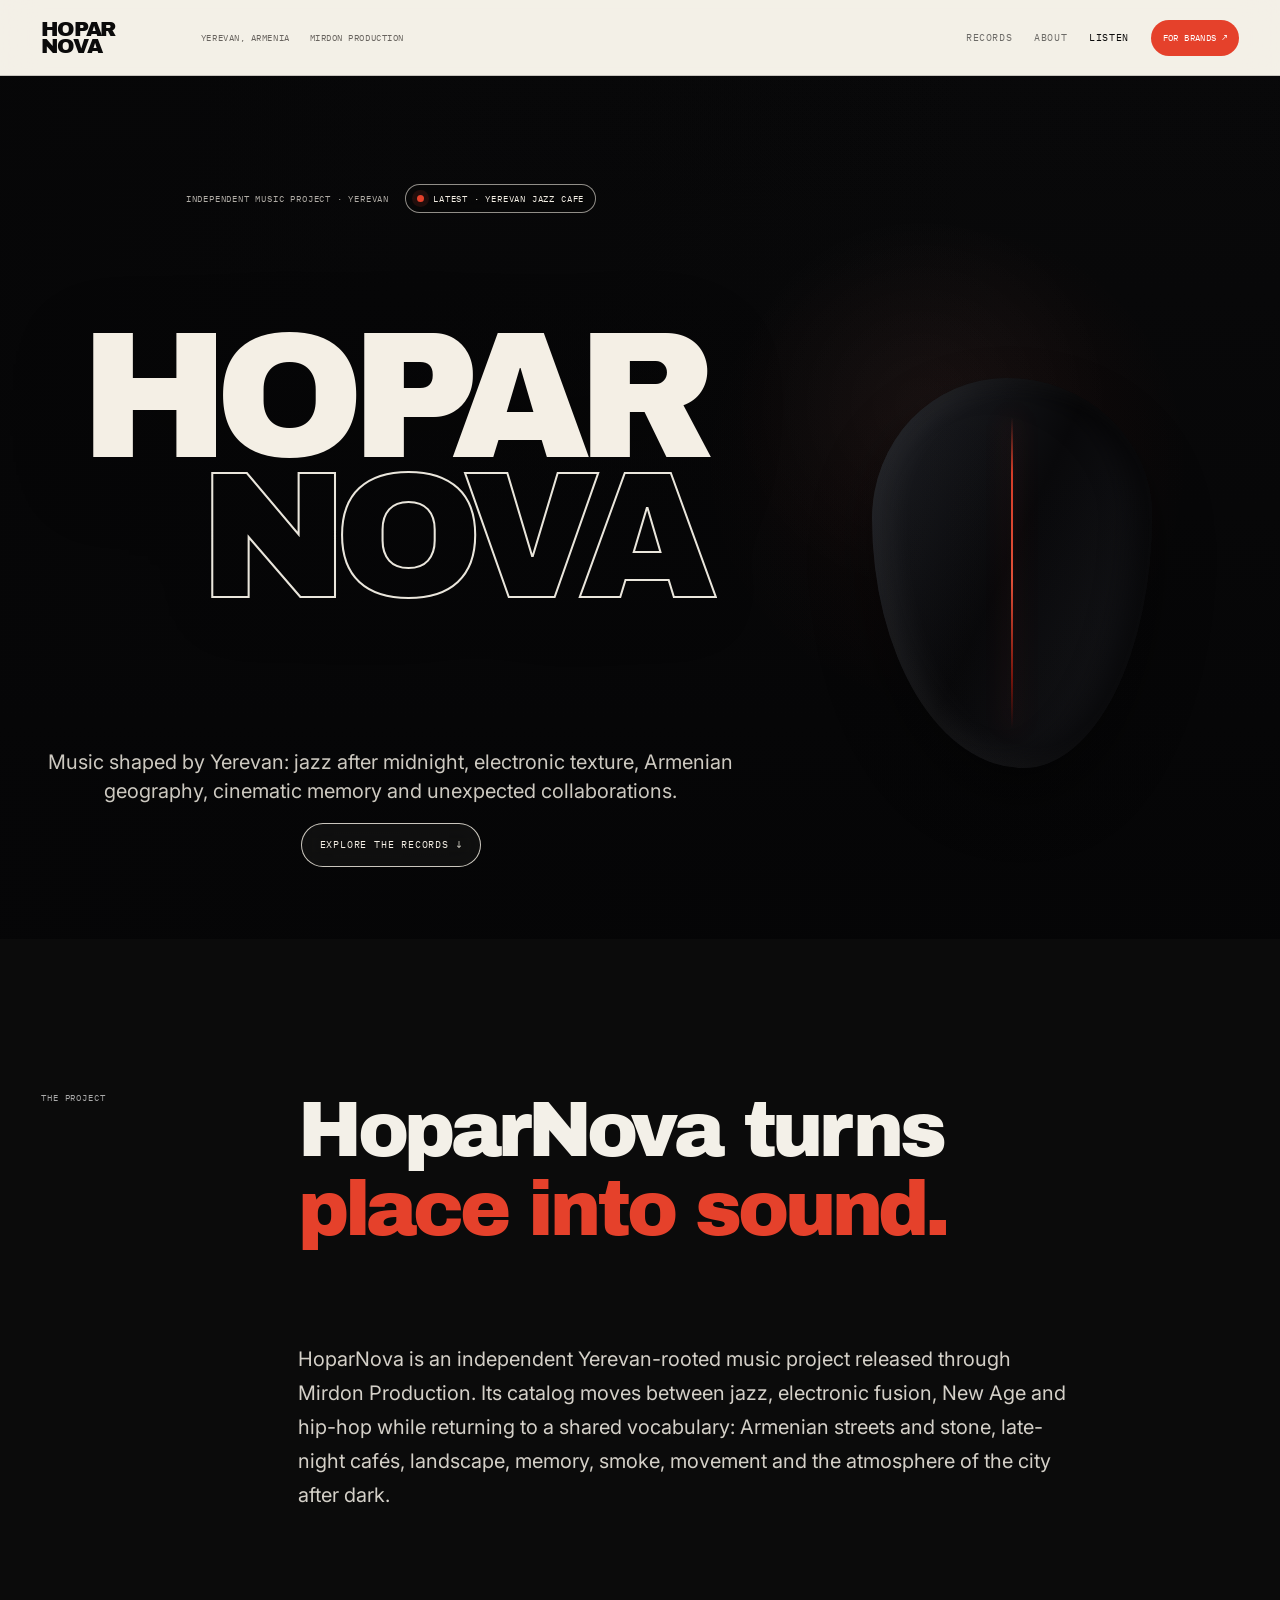
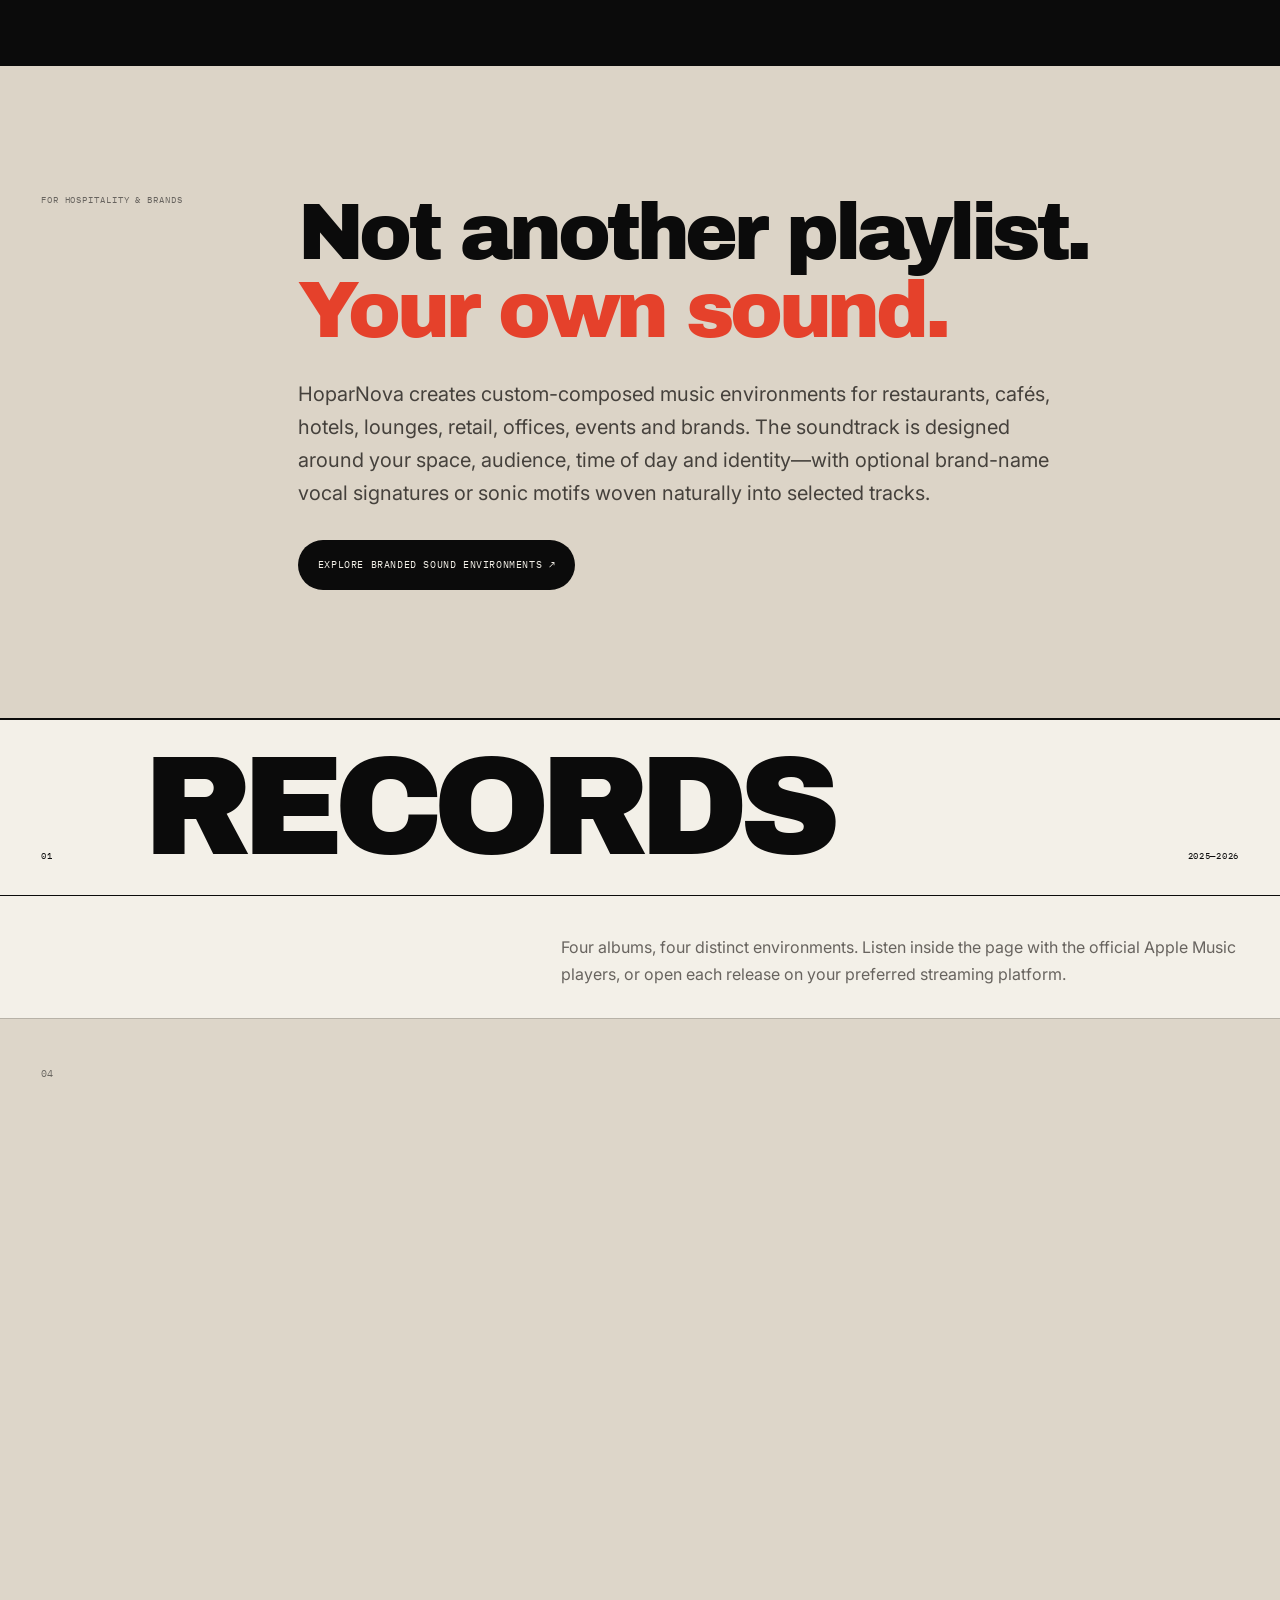
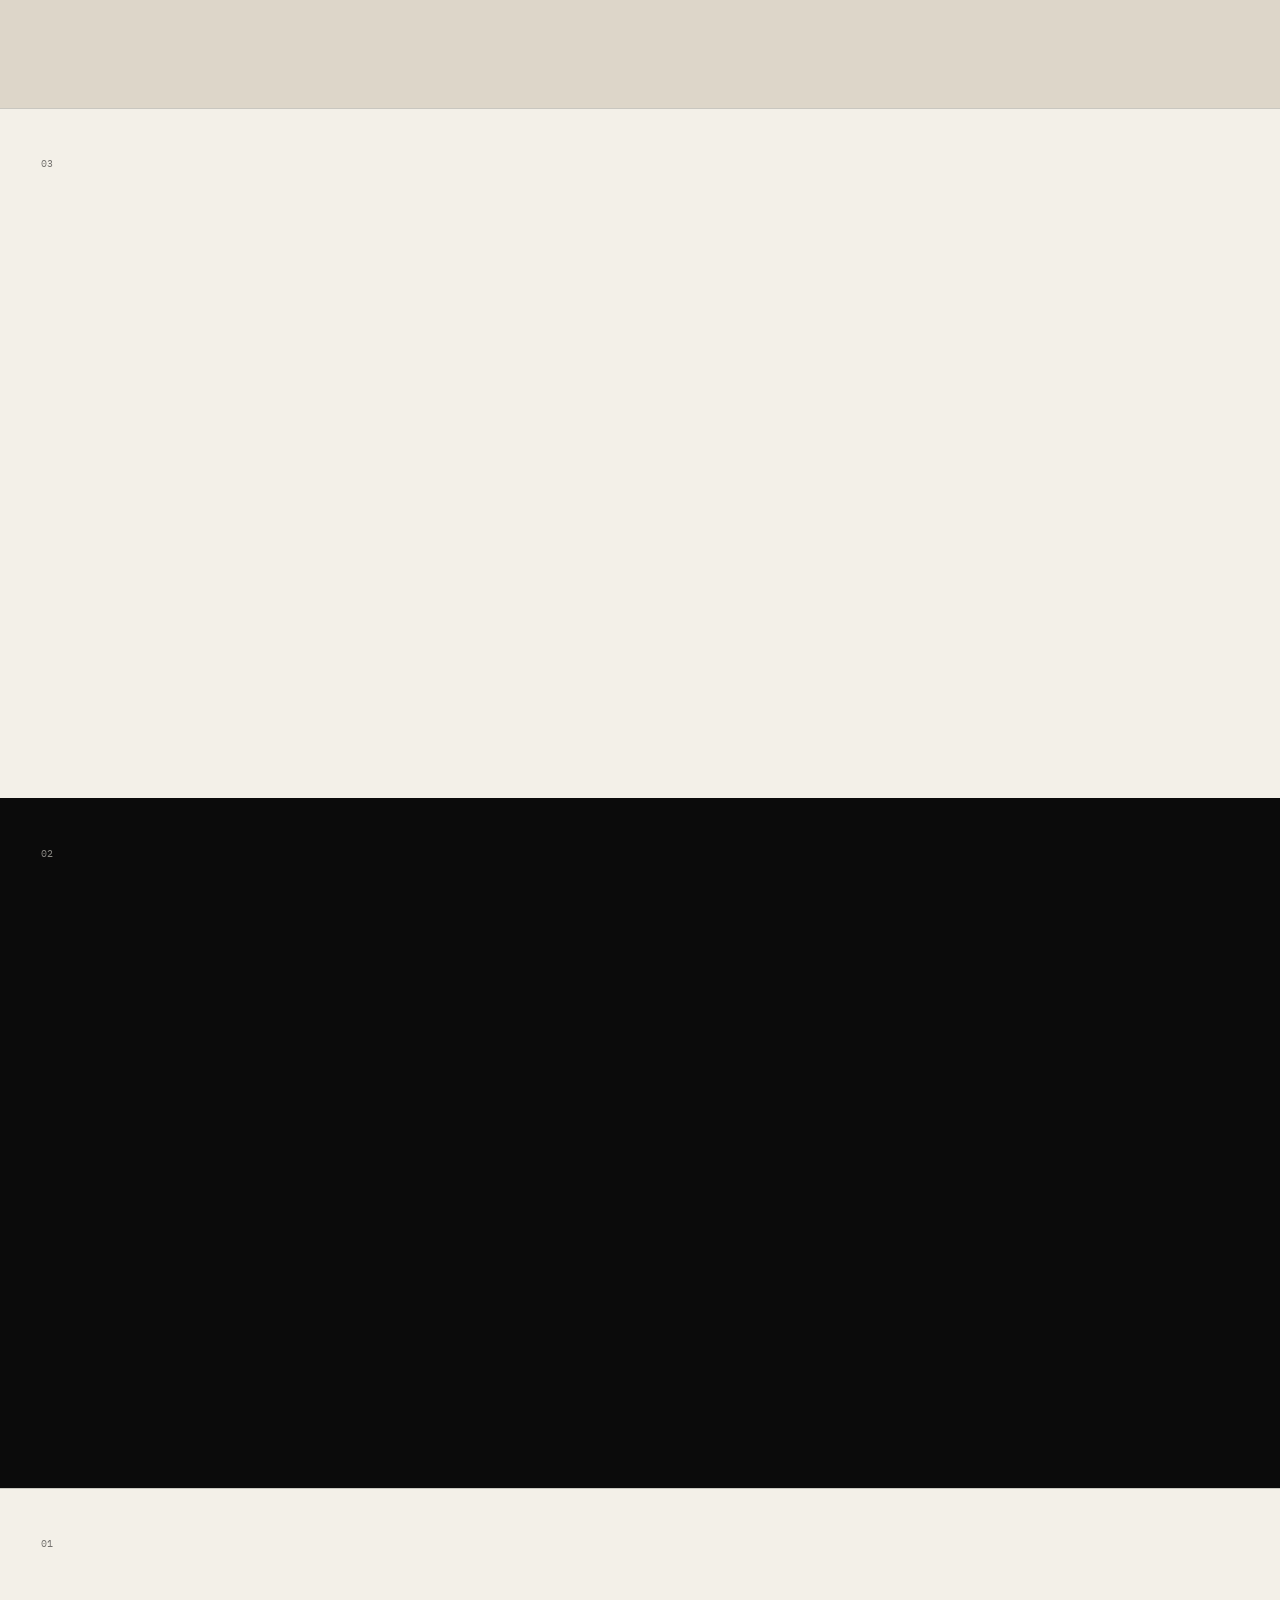
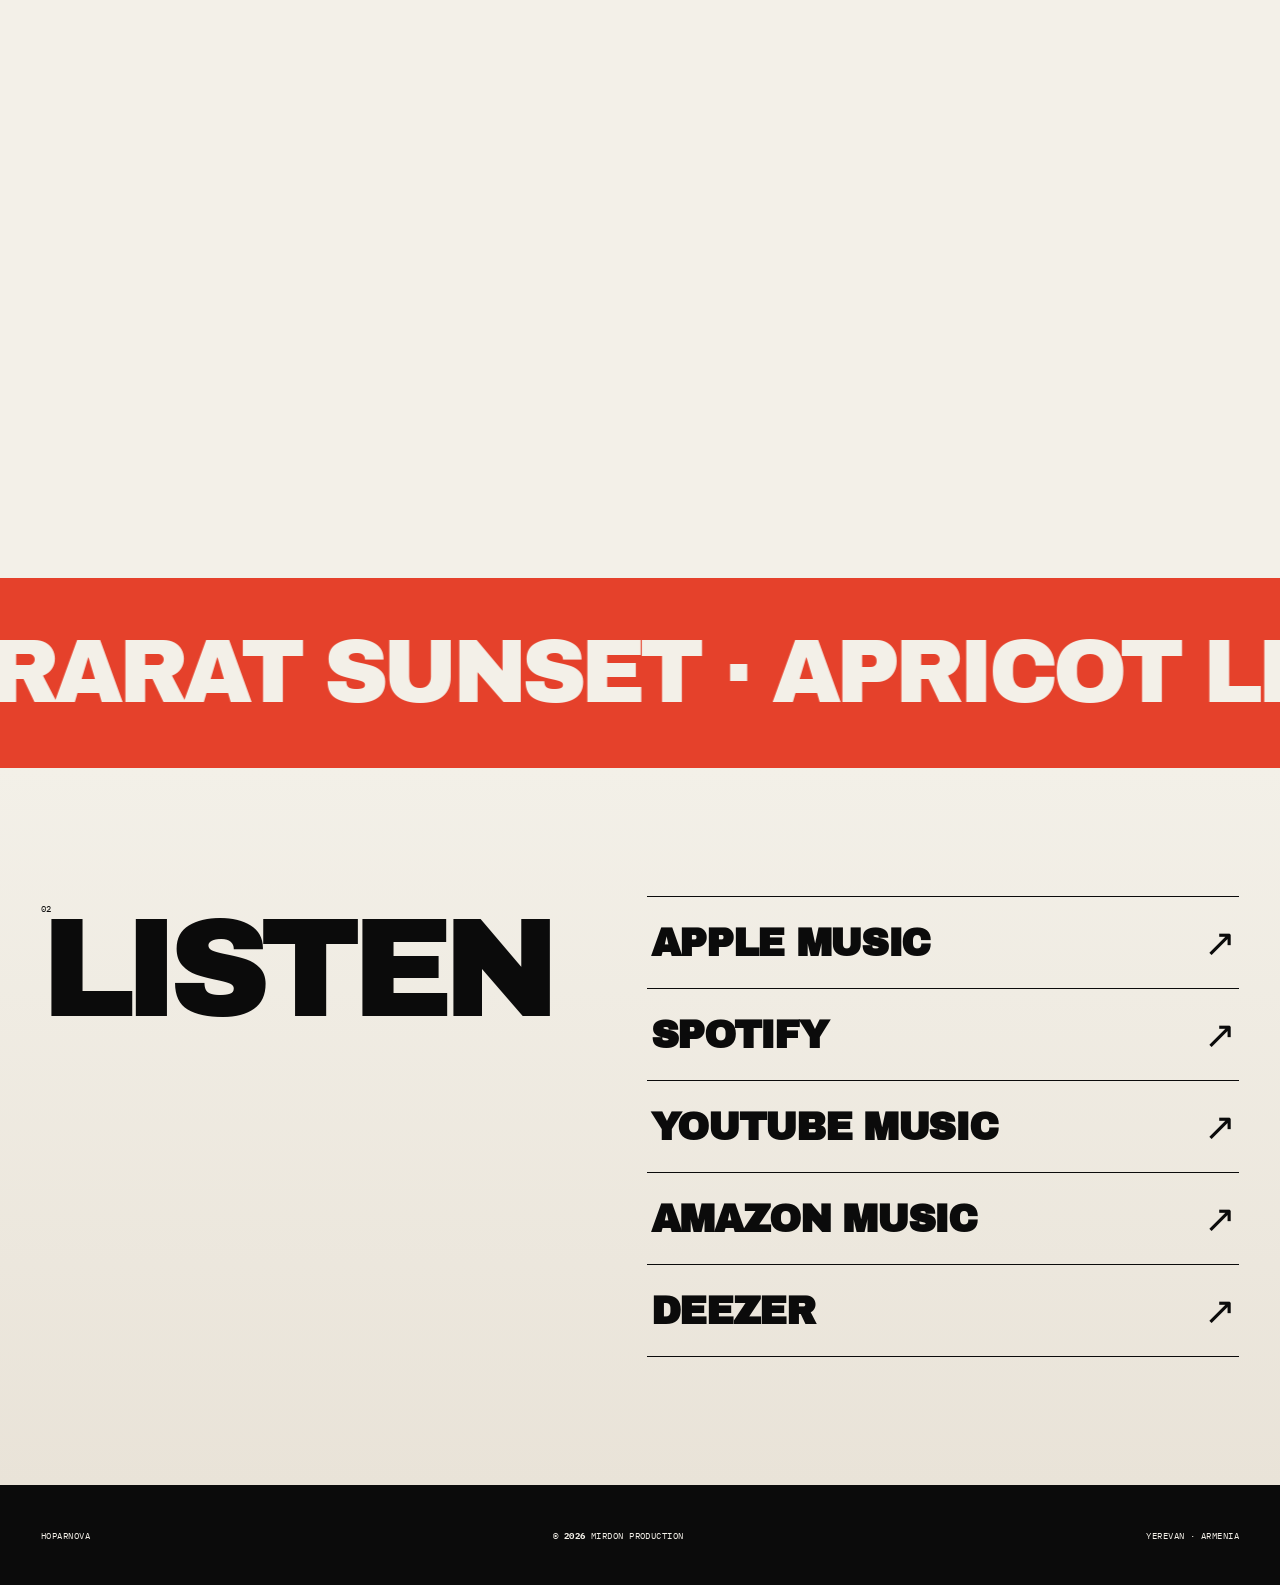
<file: index.html>
<!doctype html>
<html lang="en">
<head>
  <meta charset="utf-8" />
  <meta name="viewport" content="width=device-width,initial-scale=1,viewport-fit=cover" />
  <title>HoparNova — Yerevan Jazz, Electronic Fusion & Armenian Sound</title>
  <meta name="description" content="HoparNova is a Yerevan music project blending jazz, electronic fusion, Armenian memory and cinematic atmosphere. Explore the albums and branded sound environments for hospitality and brands." />
  <meta name="robots" content="index,follow,max-image-preview:large" />
  <meta name="theme-color" content="#f3f0e8" />
  <meta name="color-scheme" content="light" />
  <link rel="canonical" href="https://hoparnova.com/" />
  <link rel="icon" href="/favicon.svg" type="image/svg+xml" />
  <meta property="og:type" content="music.musician" />
  <meta property="og:site_name" content="HoparNova" />
  <meta property="og:title" content="HoparNova — Music from Yerevan" />
  <meta property="og:description" content="Jazz, electronic fusion, Armenian memory, cinematic atmosphere and custom branded sound environments from Yerevan." />
  <meta property="og:url" content="https://hoparnova.com/" />
  <meta name="twitter:card" content="summary" />
  <meta name="twitter:title" content="HoparNova — Music from Yerevan" />
  <meta name="twitter:description" content="Explore HoparNova's Yerevan-rooted catalog and custom music environments for hospitality and brands." />
  <link rel="preconnect" href="https://fonts.googleapis.com" />
  <link rel="preconnect" href="https://fonts.gstatic.com" crossorigin />
  <link href="https://fonts.googleapis.com/css2?family=Archivo+Black&family=IBM+Plex+Mono:wght@400;500&family=Inter:wght@400;500;600&display=swap" rel="stylesheet" />
  <link rel="stylesheet" href="hoparnova-v10.css?v=10" />
  <link rel="stylesheet" href="brand-link-hotfix.css?v=1" />
  <script type="application/ld+json">
  {
    "@context":"https://schema.org",
    "@type":"MusicGroup",
    "name":"HoparNova",
    "url":"https://hoparnova.com/",
    "description":"A Yerevan-rooted independent music project blending jazz, electronic fusion, Armenian memory, cinematic atmosphere and hip-hop collaborations.",
    "genre":["Jazz","Electronic fusion","New Age","Hip-Hop/Rap","Cinematic music"],
    "foundingLocation":{"@type":"City","name":"Yerevan","containedInPlace":{"@type":"Country","name":"Armenia"}},
    "sameAs":["https://music.apple.com/us/artist/hoparnova/1802256419","https://www.shazam.com/artist/hoparnova/1802256419"],
    "album":[
      {"@type":"MusicAlbum","name":"Yerevan Jazz Cafe (After Hours)","datePublished":"2026-06-30","numTracks":35,"url":"https://music.apple.com/us/album/yerevan-jazz-cafe-after-hours/6785843987"},
      {"@type":"MusicAlbum","name":"Hookah Time (feat. Malo Mnimo)","datePublished":"2025-09-27","numTracks":21,"url":"https://music.apple.com/us/album/hookah-time-feat-malo-mnimo/1842965548"},
      {"@type":"MusicAlbum","name":"Stoneborn","datePublished":"2025-06-01","numTracks":21,"url":"https://music.apple.com/us/album/stoneborn/1818005621"},
      {"@type":"MusicAlbum","name":"Yerevan Fusion Flow","datePublished":"2025-03-15","numTracks":21,"url":"https://music.apple.com/us/album/yerevan-fusion-flow/1802293847"}
    ]
  }
  </script>
</head>
<body>
  <a class="skip-link" href="#main">Skip to content</a>
  <div class="page-loader" aria-hidden="true"><span>HOPARNOVA</span></div>
  <div class="scroll-progress" aria-hidden="true"><span></span></div>

  <header class="nav-shell">
    <a class="logo" href="#top" aria-label="HoparNova home">HOPAR<br>NOVA</a>
    <div class="nav-meta"><span>YEREVAN, ARMENIA</span><span>MIRDON PRODUCTION</span></div>
    <nav aria-label="Primary navigation"><a href="#records">Records</a><a href="#about">About</a><a href="#listen">Listen</a><a class="brand-nav-cta" href="brand-sound.html">For Brands ↗</a></nav>
  </header>

  <main id="main">
    <section class="masthead" id="top" aria-labelledby="hero-title">
      <div class="hero-topline reveal">
        <span>INDEPENDENT MUSIC PROJECT · YEREVAN</span>
        <a class="latest-pill" href="#record-jazz">LATEST · YEREVAN JAZZ CAFE</a>
      </div>
      <div class="mast-copy">
        <h1 id="hero-title"><span>HOPAR</span><span class="outline">NOVA</span></h1>
      </div>
      <div class="hero-shape" aria-hidden="true"></div>
      <div class="mast-bottom reveal">
        <p>Music shaped by Yerevan: jazz after midnight, electronic texture, Armenian geography, cinematic memory and unexpected collaborations.</p>
        <a class="text-link" href="#records">Explore the records ↓</a>
      </div>
    </section>

    <section class="artist-intro" id="about" aria-labelledby="about-title">
      <div class="section-kicker reveal">THE PROJECT</div>
      <h2 id="about-title" class="reveal">HoparNova turns <em>place into sound.</em></h2>
      <div class="artist-copy reveal">HoparNova is an independent Yerevan-rooted music project released through Mirdon Production. Its catalog moves between jazz, electronic fusion, New Age and hip-hop while returning to a shared vocabulary: Armenian streets and stone, late-night cafés, landscape, memory, smoke, movement and the atmosphere of the city after dark.</div>
    </section>

    <section class="brand-home-teaser" aria-labelledby="brand-home-title">
      <div class="section-kicker reveal">FOR HOSPITALITY & BRANDS</div>
      <div class="brand-home-content reveal">
        <h2 id="brand-home-title">Not another playlist.<br><em>Your own sound.</em></h2>
        <p>HoparNova creates custom-composed music environments for restaurants, cafés, hotels, lounges, retail, offices, events and brands. The soundtrack is designed around your space, audience, time of day and identity—with optional brand-name vocal signatures or sonic motifs woven naturally into selected tracks.</p>
        <a class="brand-home-button" href="brand-sound.html">Explore Branded Sound Environments ↗</a>
      </div>
    </section>

    <section class="records" id="records" aria-labelledby="records-title">
      <div class="records-head reveal"><span>01</span><h2 id="records-title">RECORDS</h2><small>2025—2026</small></div>
      <p class="records-intro reveal">Four albums, four distinct environments. Listen inside the page with the official Apple Music players, or open each release on your preferred streaming platform.</p>

      <article class="record feature" id="record-jazz" data-record aria-labelledby="jazz-title">
        <div class="record-number">04</div>
        <div class="record-title"><span>2026 · LATEST</span><h3 id="jazz-title">YEREVAN<br>JAZZ CAFE</h3><em>(AFTER HOURS)</em></div>
        <div class="record-visual player-card"><iframe title="Yerevan Jazz Cafe (After Hours) by HoparNova on Apple Music" loading="lazy" allow="autoplay *; encrypted-media *; fullscreen *; clipboard-write" height="450" sandbox="allow-forms allow-popups allow-same-origin allow-scripts allow-top-navigation-by-user-activation" src="https://embed.music.apple.com/us/album/yerevan-jazz-cafe-after-hours/6785843987"></iframe></div>
        <div class="record-copy"><p>Late-night jazz for a city after closing time: coffee, rain, Ararat, Saryan Street, Northern Avenue and the quiet architecture of 2 AM.</p><span>35 TRACKS · JUN 30 2026</span><div class="platform-label">LISTEN ON</div><div class="platform-links" aria-label="Yerevan Jazz Cafe listening platforms"><a class="primary-platform" href="https://music.apple.com/us/album/yerevan-jazz-cafe-after-hours/6785843987" target="_blank" rel="noopener noreferrer">Apple Music ↗</a><a href="https://open.spotify.com/search/HoparNova%20Yerevan%20Jazz%20Cafe%20After%20Hours" target="_blank" rel="noopener noreferrer">Spotify ↗</a><a href="https://music.youtube.com/search?q=HoparNova%20Yerevan%20Jazz%20Cafe%20After%20Hours" target="_blank" rel="noopener noreferrer">YouTube Music ↗</a><a href="https://music.amazon.com/search/HoparNova%20Yerevan%20Jazz%20Cafe%20After%20Hours" target="_blank" rel="noopener noreferrer">Amazon Music ↗</a><a href="https://www.deezer.com/search/HoparNova%20Yerevan%20Jazz%20Cafe%20After%20Hours" target="_blank" rel="noopener noreferrer">Deezer ↗</a></div></div>
      </article>

      <article class="record" data-record aria-labelledby="hookah-title">
        <div class="record-number">03</div>
        <div class="record-title"><span>2025</span><h3 id="hookah-title">HOOKAH<br>TIME</h3><em>FEAT. MALO MNIMO</em></div>
        <div class="record-visual player-card"><iframe title="Hookah Time featuring Malo Mnimo by HoparNova on Apple Music" loading="lazy" allow="autoplay *; encrypted-media *; fullscreen *; clipboard-write" height="450" sandbox="allow-forms allow-popups allow-same-origin allow-scripts allow-top-navigation-by-user-activation" src="https://embed.music.apple.com/us/album/hookah-time-feat-malo-mnimo/1842965548"></iframe></div>
        <div class="record-copy"><p>A beat-driven turn into hip-hop and rap: compact tracks, smoke-room imagery, glow, ritual and night-mode rhythm with Malo Mnimo.</p><span>21 TRACKS · 48 MIN</span><div class="platform-label">LISTEN ON</div><div class="platform-links" aria-label="Hookah Time listening platforms"><a class="primary-platform" href="https://music.apple.com/us/album/hookah-time-feat-malo-mnimo/1842965548" target="_blank" rel="noopener noreferrer">Apple Music ↗</a><a href="https://open.spotify.com/search/HoparNova%20Hookah%20Time%20Malo%20Mnimo" target="_blank" rel="noopener noreferrer">Spotify ↗</a><a href="https://music.youtube.com/search?q=HoparNova%20Hookah%20Time%20Malo%20Mnimo" target="_blank" rel="noopener noreferrer">YouTube Music ↗</a><a href="https://music.amazon.com/albums/B0FSZTVXCY" target="_blank" rel="noopener noreferrer">Amazon Music ↗</a><a href="https://www.deezer.com/search/HoparNova%20Hookah%20Time%20Malo%20Mnimo" target="_blank" rel="noopener noreferrer">Deezer ↗</a></div></div>
      </article>

      <article class="record inverse" data-record aria-labelledby="stone-title">
        <div class="record-number">02</div>
        <div class="record-title"><span>2025</span><h3 id="stone-title">STONE<br>BORN</h3></div>
        <div class="record-visual player-card"><iframe title="Stoneborn by HoparNova on Apple Music" loading="lazy" allow="autoplay *; encrypted-media *; fullscreen *; clipboard-write" height="450" sandbox="allow-forms allow-popups allow-same-origin allow-scripts allow-top-navigation-by-user-activation" src="https://embed.music.apple.com/us/album/stoneborn/1818005621"></iframe></div>
        <div class="record-copy"><p>A cinematic memorial map of Armenian places—Ani, Mush, Van, Sasun, Aghtamar, Marash and more—reframed through atmosphere, elegy and memory.</p><span>21 TRACKS · 1H 6M</span><div class="platform-label">LISTEN ON</div><div class="platform-links" aria-label="Stoneborn listening platforms"><a class="primary-platform" href="https://music.apple.com/us/album/stoneborn/1818005621" target="_blank" rel="noopener noreferrer">Apple Music ↗</a><a href="https://open.spotify.com/search/HoparNova%20Stoneborn" target="_blank" rel="noopener noreferrer">Spotify ↗</a><a href="https://music.youtube.com/search?q=HoparNova%20Stoneborn" target="_blank" rel="noopener noreferrer">YouTube Music ↗</a><a href="https://music.amazon.com/search/HoparNova%20Stoneborn" target="_blank" rel="noopener noreferrer">Amazon Music ↗</a><a href="https://www.deezer.com/search/HoparNova%20Stoneborn" target="_blank" rel="noopener noreferrer">Deezer ↗</a></div></div>
      </article>

      <article class="record" data-record aria-labelledby="fusion-title">
        <div class="record-number">01</div>
        <div class="record-title"><span>2025 · DEBUT</span><h3 id="fusion-title">YEREVAN<br>FUSION FLOW</h3></div>
        <div class="record-visual player-card"><iframe title="Yerevan Fusion Flow by HoparNova on Apple Music" loading="lazy" allow="autoplay *; encrypted-media *; fullscreen *; clipboard-write" height="450" sandbox="allow-forms allow-popups allow-same-origin allow-scripts allow-top-navigation-by-user-activation" src="https://embed.music.apple.com/us/album/yerevan-fusion-flow/1802293847"></iframe></div>
        <div class="record-copy"><p>The foundation of HoparNova: jazz, electronic texture and Armenian melodic memory translated through Yerevan landmarks, lounges and sunset movement.</p><span>21 TRACKS · 1H 12M</span><div class="platform-label">LISTEN ON</div><div class="platform-links" aria-label="Yerevan Fusion Flow listening platforms"><a class="primary-platform" href="https://music.apple.com/us/album/yerevan-fusion-flow/1802293847" target="_blank" rel="noopener noreferrer">Apple Music ↗</a><a href="https://open.spotify.com/album/7mZl0spDm2aKMt4Zgu2kMl" target="_blank" rel="noopener noreferrer">Spotify ↗</a><a href="https://music.youtube.com/playlist?list=OLAK5uy_mv9F3VbVJj1Q1v0x9Y9Q4Z8Q9hJQcQ9Yw" target="_blank" rel="noopener noreferrer">YouTube Music ↗</a><a href="https://music.amazon.com/search/HoparNova%20Yerevan%20Fusion%20Flow" target="_blank" rel="noopener noreferrer">Amazon Music ↗</a><a href="https://www.deezer.com/album/727748031" target="_blank" rel="noopener noreferrer">Deezer ↗</a></div></div>
      </article>
    </section>

    <section class="interlude" aria-hidden="true"><div class="interlude-track"><p>ARARAT SUNSET · APRICOT LIGHT · NIGHT MODE · BALLAD OF SASUN · CASCADE AFTER HOURS · VERNISSAGE VIBE · SILK SMOKE · MOON OVER ARARAT · </p><p>ARARAT SUNSET · APRICOT LIGHT · NIGHT MODE · BALLAD OF SASUN · CASCADE AFTER HOURS · VERNISSAGE VIBE · SILK SMOKE · MOON OVER ARARAT · </p></div></section>

    <section class="listen" id="listen" aria-labelledby="listen-title">
      <div class="listen-head reveal"><span>02</span><h2 id="listen-title">LISTEN</h2></div>
      <div class="listen-grid reveal"><a href="https://music.apple.com/us/artist/hoparnova/1802256419" target="_blank" rel="noopener noreferrer"><b>APPLE MUSIC</b><span>↗</span></a><a href="https://open.spotify.com/search/HoparNova" target="_blank" rel="noopener noreferrer"><b>SPOTIFY</b><span>↗</span></a><a href="https://music.youtube.com/search?q=HoparNova" target="_blank" rel="noopener noreferrer"><b>YOUTUBE MUSIC</b><span>↗</span></a><a href="https://music.amazon.com/search/HoparNova" target="_blank" rel="noopener noreferrer"><b>AMAZON MUSIC</b><span>↗</span></a><a href="https://www.deezer.com/search/HoparNova" target="_blank" rel="noopener noreferrer"><b>DEEZER</b><span>↗</span></a></div>
    </section>
  </main>

  <footer><span>HOPARNOVA</span><span>© <b id="year"></b> MIRDON PRODUCTION</span><span>YEREVAN · ARMENIA</span></footer>
  <script defer src="hoparnova-v10.js?v=26"></script>
</body>
</html>
</file>
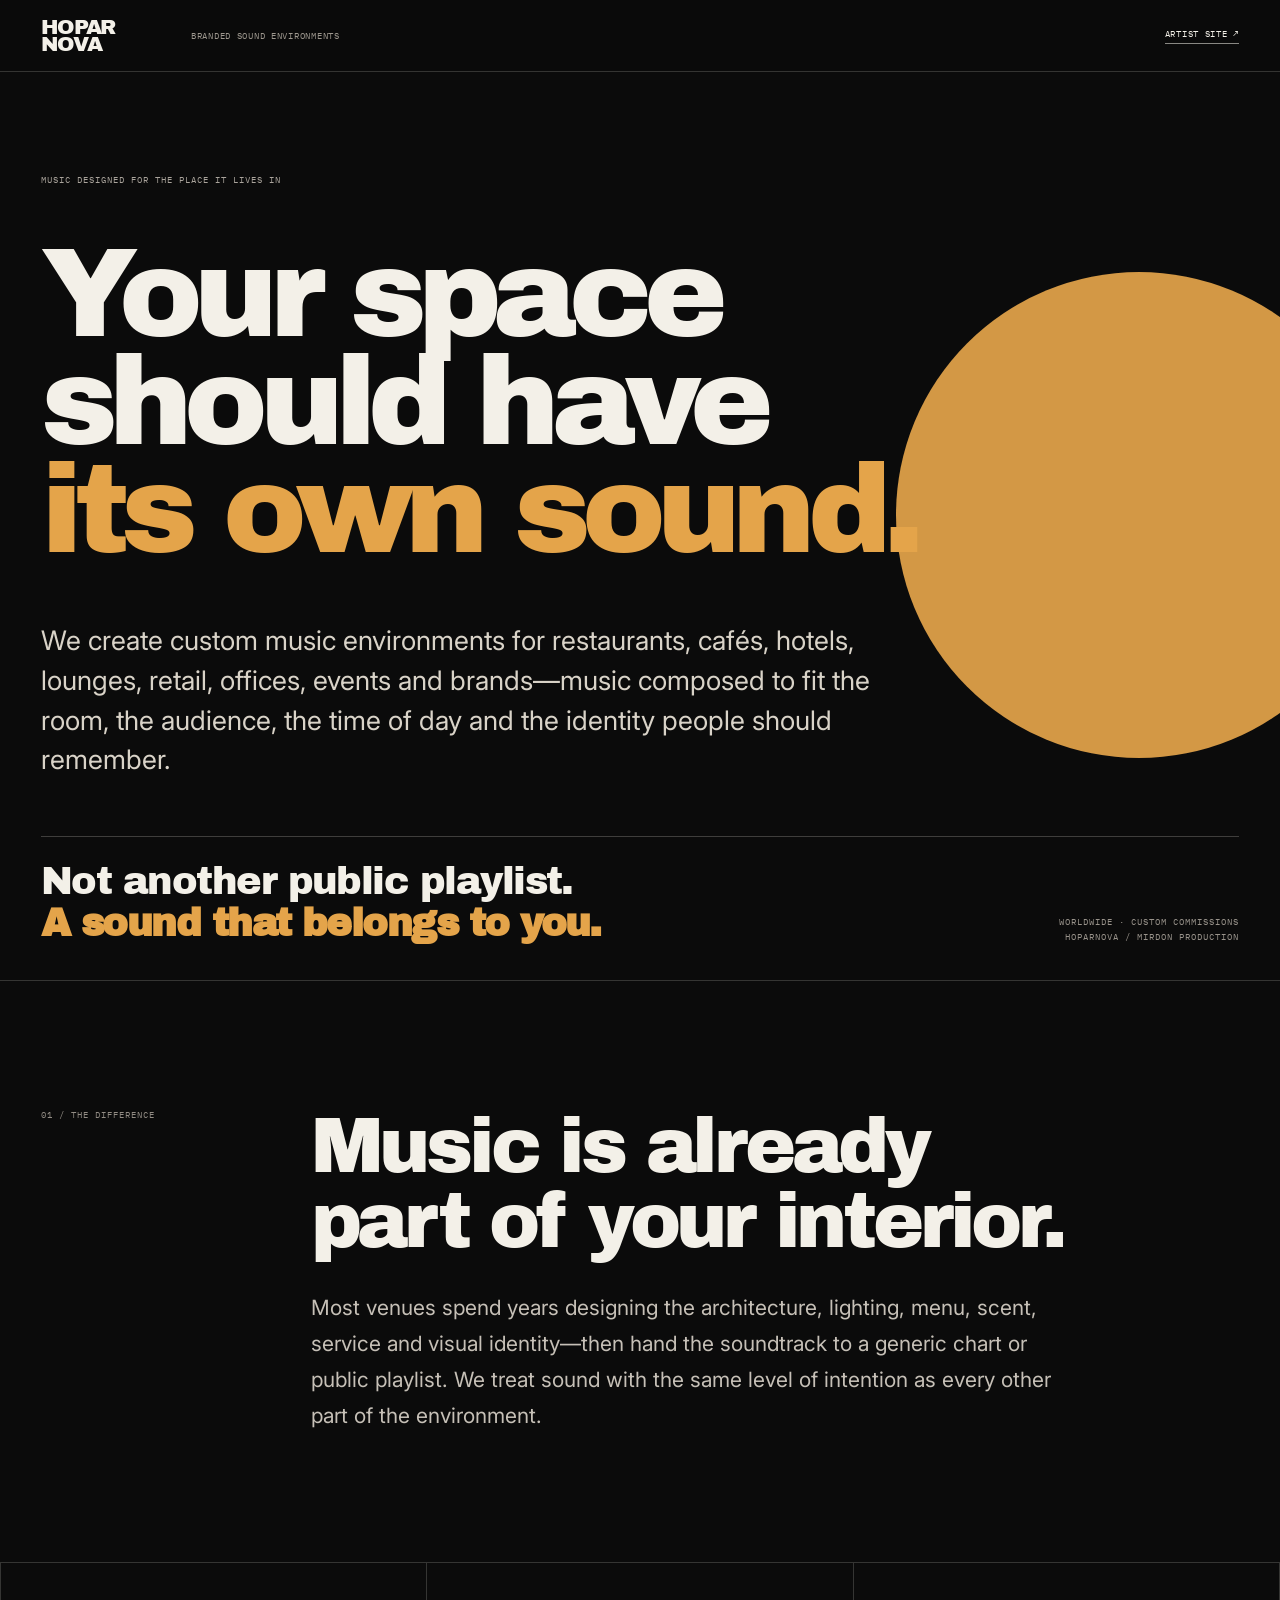
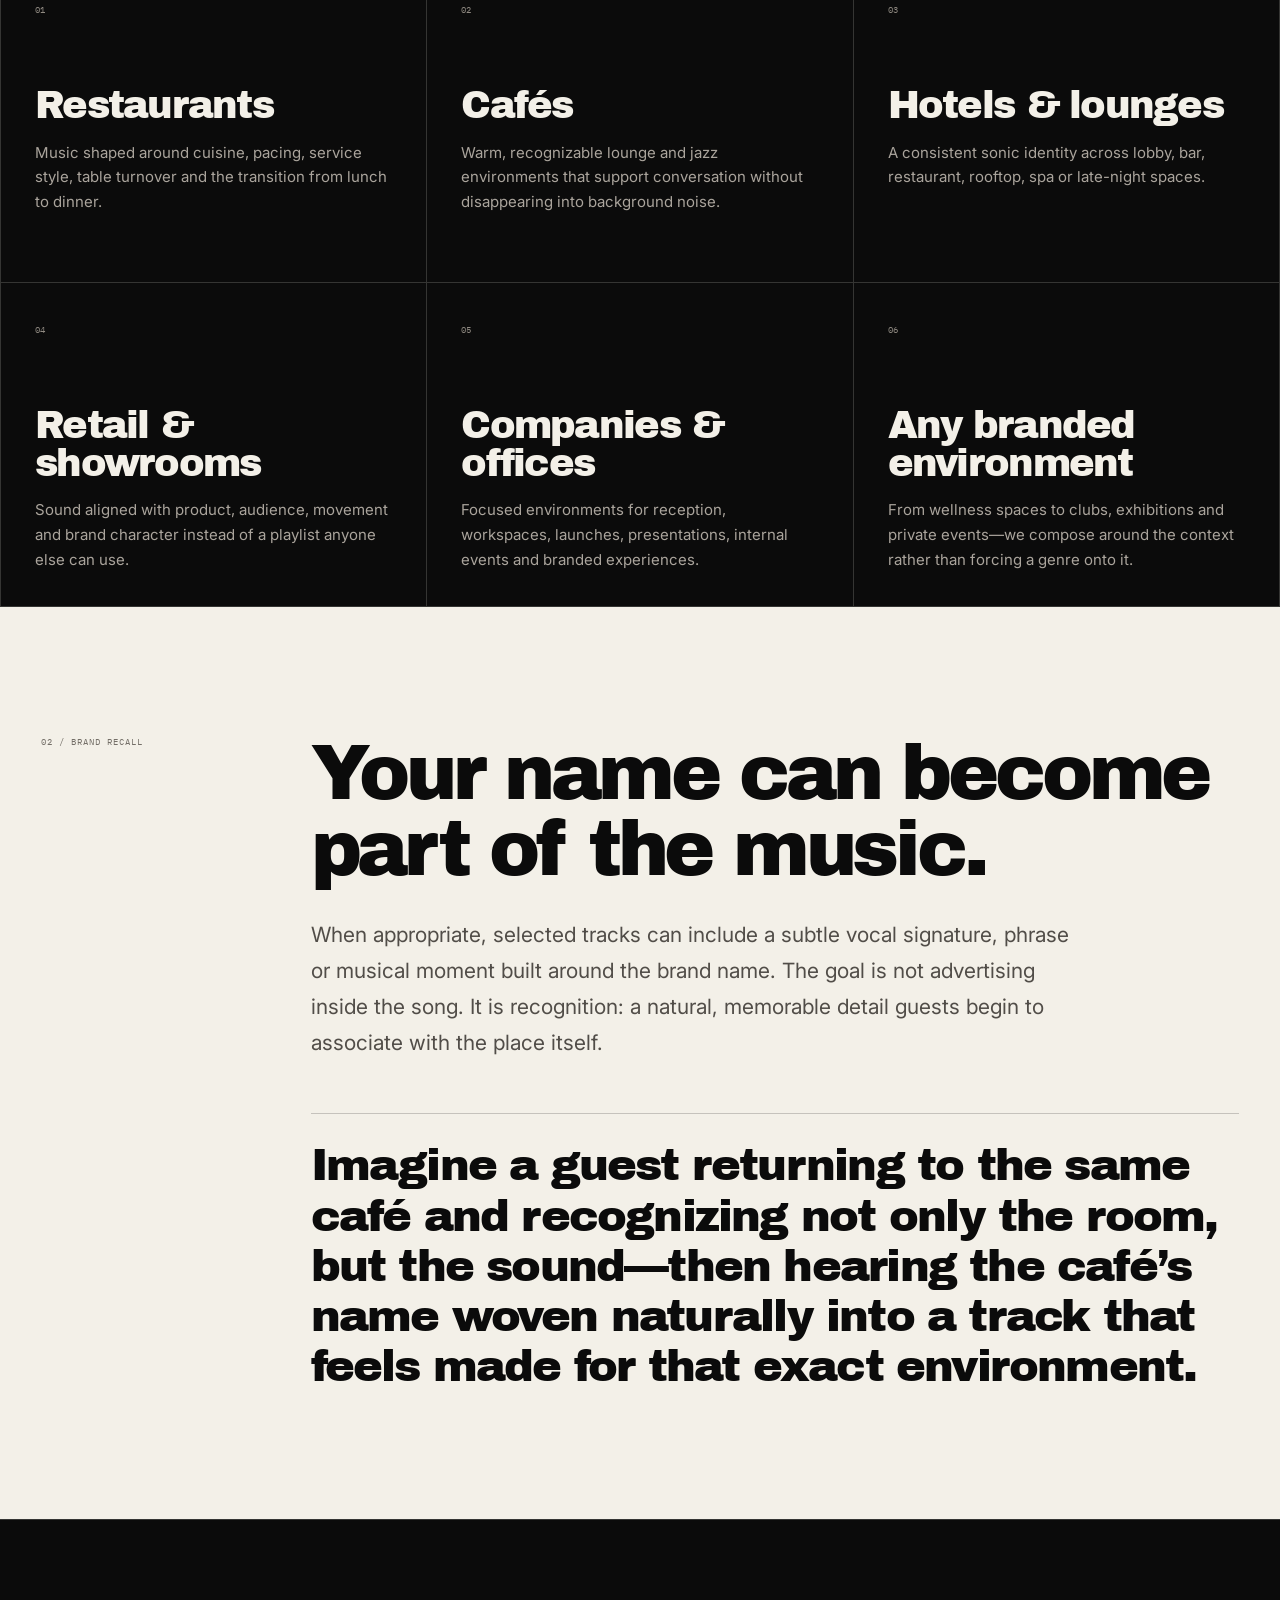
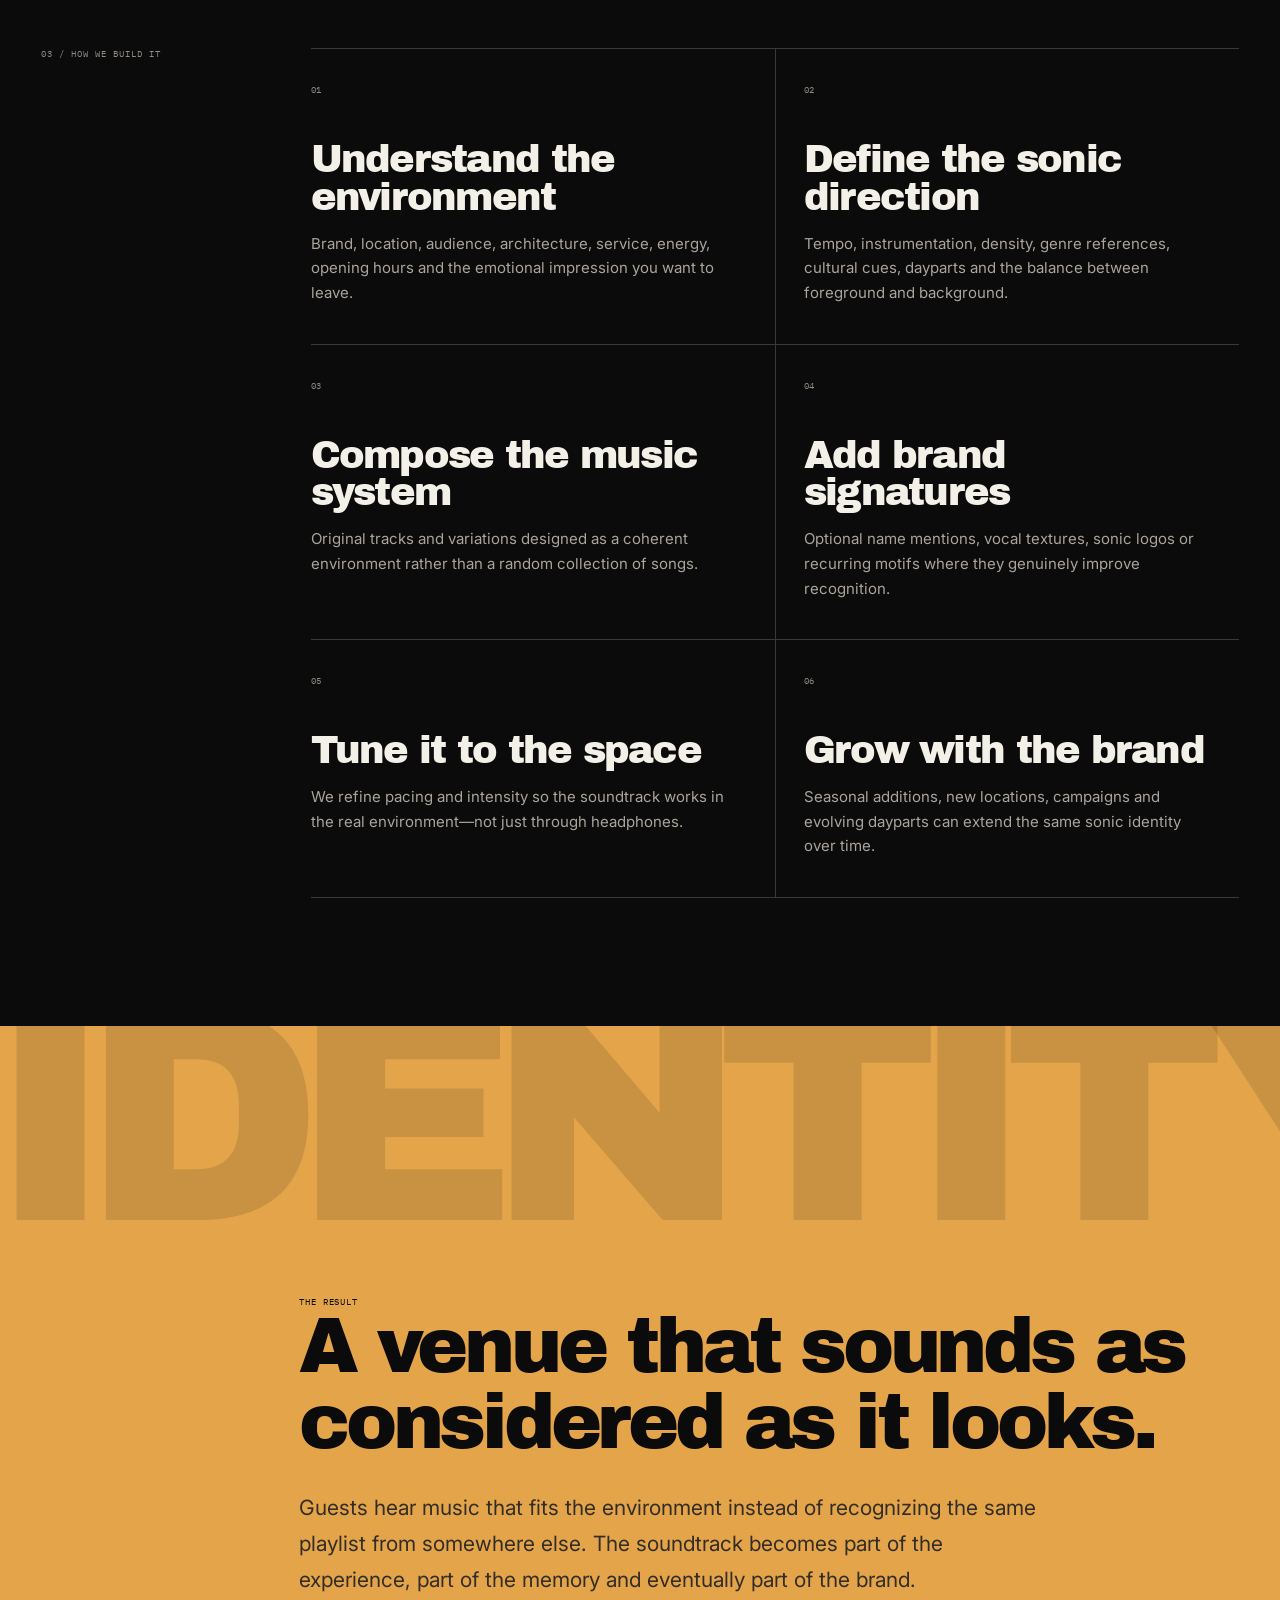
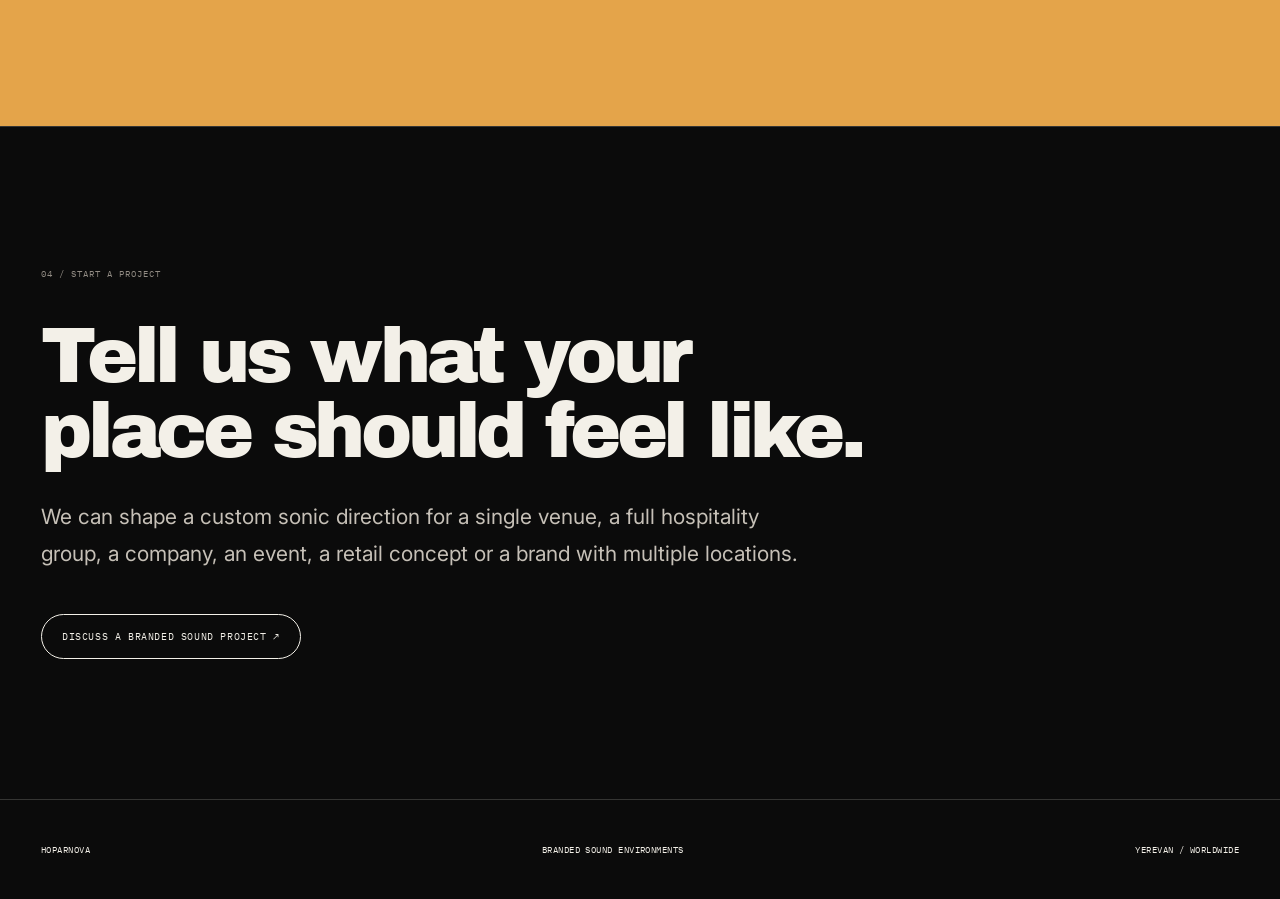
<file: brand-sound.html>
<!doctype html>
<html lang="en">
<head>
  <meta charset="utf-8" />
  <meta name="viewport" content="width=device-width,initial-scale=1,viewport-fit=cover" />
  <title>Branded Sound Environments — Custom Music for Restaurants, Cafés & Brands | HoparNova</title>
  <meta name="description" content="HoparNova creates custom-branded music environments for restaurants, cafés, hotels, lounges, retail, offices and brands—music composed to fit the space, audience and identity, with optional brand-name vocal signatures." />
  <meta name="robots" content="index,follow,max-image-preview:large" />
  <meta name="theme-color" content="#0b0b0b" />
  <link rel="canonical" href="https://hoparnova.com/brand-sound.html" />
  <link rel="icon" href="/favicon.svg" type="image/svg+xml" />
  <meta property="og:type" content="website" />
  <meta property="og:site_name" content="HoparNova" />
  <meta property="og:title" content="Branded Sound Environments by HoparNova" />
  <meta property="og:description" content="A custom sound that belongs to your space—not another public playlist." />
  <meta property="og:url" content="https://hoparnova.com/brand-sound.html" />
  <meta name="twitter:card" content="summary" />
  <meta name="twitter:title" content="Branded Sound Environments by HoparNova" />
  <meta name="twitter:description" content="Custom music systems for hospitality, retail, offices and brands." />
  <link rel="preconnect" href="https://fonts.googleapis.com" />
  <link rel="preconnect" href="https://fonts.gstatic.com" crossorigin />
  <link href="https://fonts.googleapis.com/css2?family=Archivo+Black&family=IBM+Plex+Mono:wght@400;500&family=Inter:wght@400;500;600&display=swap" rel="stylesheet" />
  <link rel="stylesheet" href="hoparnova-v10.css?v=10" />
  <link rel="stylesheet" href="brand-sound-v1.css?v=1" />
  <script type="application/ld+json">{
    "@context":"https://schema.org",
    "@type":"Service",
    "name":"Branded Sound Environments",
    "provider":{"@type":"Organization","name":"HoparNova / Mirdon Production","url":"https://hoparnova.com/"},
    "areaServed":"Worldwide",
    "serviceType":"Custom music composition and branded sound environments",
    "description":"Custom music environments for hospitality, retail, offices, events and brands, composed around the space, audience, time of day and brand identity, with optional brand-name vocal signatures.",
    "url":"https://hoparnova.com/brand-sound.html"
  }</script>
</head>
<body class="brand-page">
  <a class="skip-link" href="#main">Skip to content</a>
  <header class="brand-nav">
    <a class="logo" href="/" aria-label="HoparNova home">HOPAR<br>NOVA</a>
    <div class="brand-nav-label">BRANDED SOUND ENVIRONMENTS</div>
    <a class="brand-back" href="/">Artist site ↗</a>
  </header>

  <main id="main">
    <section class="brand-hero">
      <div class="brand-eyebrow">MUSIC DESIGNED FOR THE PLACE IT LIVES IN</div>
      <h1>Your space should have<br><em>its own sound.</em></h1>
      <p class="brand-lede">We create custom music environments for restaurants, cafés, hotels, lounges, retail, offices, events and brands—music composed to fit the room, the audience, the time of day and the identity people should remember.</p>
      <div class="brand-hero-grid">
        <div class="brand-statement">Not another public playlist.<br><strong>A sound that belongs to you.</strong></div>
        <div class="brand-mini">WORLDWIDE · CUSTOM COMMISSIONS<br>HOPARNOVA / MIRDON PRODUCTION</div>
      </div>
    </section>

    <section class="brand-problem">
      <div class="brand-index">01 / THE DIFFERENCE</div>
      <div class="brand-problem-copy">
        <h2>Music is already part of your interior.</h2>
        <p>Most venues spend years designing the architecture, lighting, menu, scent, service and visual identity—then hand the soundtrack to a generic chart or public playlist. We treat sound with the same level of intention as every other part of the environment.</p>
      </div>
    </section>

    <section class="brand-usecases">
      <div class="brand-usecase"><span>01</span><h3>Restaurants</h3><p>Music shaped around cuisine, pacing, service style, table turnover and the transition from lunch to dinner.</p></div>
      <div class="brand-usecase"><span>02</span><h3>Cafés</h3><p>Warm, recognizable lounge and jazz environments that support conversation without disappearing into background noise.</p></div>
      <div class="brand-usecase"><span>03</span><h3>Hotels & lounges</h3><p>A consistent sonic identity across lobby, bar, restaurant, rooftop, spa or late-night spaces.</p></div>
      <div class="brand-usecase"><span>04</span><h3>Retail & showrooms</h3><p>Sound aligned with product, audience, movement and brand character instead of a playlist anyone else can use.</p></div>
      <div class="brand-usecase"><span>05</span><h3>Companies & offices</h3><p>Focused environments for reception, workspaces, launches, presentations, internal events and branded experiences.</p></div>
      <div class="brand-usecase"><span>06</span><h3>Any branded environment</h3><p>From wellness spaces to clubs, exhibitions and private events—we compose around the context rather than forcing a genre onto it.</p></div>
    </section>

    <section class="brand-signature">
      <div class="brand-index">02 / BRAND RECALL</div>
      <div class="brand-signature-copy">
        <h2>Your name can become part of the music.</h2>
        <p>When appropriate, selected tracks can include a subtle vocal signature, phrase or musical moment built around the brand name. The goal is not advertising inside the song. It is recognition: a natural, memorable detail guests begin to associate with the place itself.</p>
        <blockquote>Imagine a guest returning to the same café and recognizing not only the room, but the sound—then hearing the café’s name woven naturally into a track that feels made for that exact environment.</blockquote>
      </div>
    </section>

    <section class="brand-process">
      <div class="brand-index">03 / HOW WE BUILD IT</div>
      <div class="brand-process-grid">
        <article><span>01</span><h3>Understand the environment</h3><p>Brand, location, audience, architecture, service, energy, opening hours and the emotional impression you want to leave.</p></article>
        <article><span>02</span><h3>Define the sonic direction</h3><p>Tempo, instrumentation, density, genre references, cultural cues, dayparts and the balance between foreground and background.</p></article>
        <article><span>03</span><h3>Compose the music system</h3><p>Original tracks and variations designed as a coherent environment rather than a random collection of songs.</p></article>
        <article><span>04</span><h3>Add brand signatures</h3><p>Optional name mentions, vocal textures, sonic logos or recurring motifs where they genuinely improve recognition.</p></article>
        <article><span>05</span><h3>Tune it to the space</h3><p>We refine pacing and intensity so the soundtrack works in the real environment—not just through headphones.</p></article>
        <article><span>06</span><h3>Grow with the brand</h3><p>Seasonal additions, new locations, campaigns and evolving dayparts can extend the same sonic identity over time.</p></article>
      </div>
    </section>

    <section class="brand-value">
      <div class="brand-value-word">IDENTITY</div>
      <div class="brand-value-copy"><span>THE RESULT</span><h2>A venue that sounds as considered as it looks.</h2><p>Guests hear music that fits the environment instead of recognizing the same playlist from somewhere else. The soundtrack becomes part of the experience, part of the memory and eventually part of the brand.</p></div>
    </section>

    <section class="brand-cta">
      <div class="brand-index">04 / START A PROJECT</div>
      <h2>Tell us what your place should feel like.</h2>
      <p>We can shape a custom sonic direction for a single venue, a full hospitality group, a company, an event, a retail concept or a brand with multiple locations.</p>
      <a href="mailto:info@hoparnova.com?subject=HoparNova%20Branded%20Sound%20Project">Discuss a branded sound project ↗</a>
    </section>
  </main>

  <footer><span>HOPARNOVA</span><span>BRANDED SOUND ENVIRONMENTS</span><span>YEREVAN / WORLDWIDE</span></footer>
</body>
</html>
</file>
<file: hoparnova-v10.css>
:root{--paper:#f3f0e8;--paper-2:#e9e3d8;--ink:#0b0b0b;--red:#e5412b;--muted:#68645f;--line:rgba(11,11,11,.18);--pad:clamp(18px,3.2vw,48px);--radius:18px;--ease:cubic-bezier(.22,1,.36,1)}*{box-sizing:border-box}html{scroll-behavior:smooth;overflow-x:clip;background:var(--paper)}body{margin:0;width:100%;max-width:100%;overflow-x:clip;background:var(--paper);color:var(--ink);font-family:Inter,system-ui,sans-serif;-webkit-font-smoothing:antialiased}body.lock{overflow:hidden}a{color:inherit;text-decoration:none}button,a{-webkit-tap-highlight-color:transparent}img,svg,video,canvas,iframe{display:block;max-width:100%}main,header,footer,section,article,div,nav{min-width:0}.skip-link{position:fixed;left:16px;top:16px;z-index:1000;background:var(--ink);color:var(--paper);padding:10px 14px;transform:translateY(-150%);transition:transform .2s}.skip-link:focus{transform:none}.page-loader{position:fixed;inset:0;z-index:999;background:var(--ink);color:var(--paper);display:grid;place-items:center;transition:transform .75s var(--ease)}.page-loader span{font:clamp(34px,8vw,120px)/.8 'Archivo Black',sans-serif;letter-spacing:-.07em}.page-loader.hide{transform:translateY(-100%)}.scroll-progress{position:fixed;top:0;left:0;z-index:90;width:100%;height:2px;pointer-events:none}.scroll-progress span{display:block;width:100%;height:100%;background:var(--red);transform:scaleX(0);transform-origin:left}.nav-shell{min-height:76px;position:sticky;top:0;z-index:80;display:grid;grid-template-columns:160px minmax(0,1fr) auto;align-items:center;padding:12px max(var(--pad),env(safe-area-inset-right)) 12px max(var(--pad),env(safe-area-inset-left));border-bottom:1px solid var(--line);background:rgba(243,240,232,.88);backdrop-filter:blur(18px) saturate(150%)}.logo{font:21px/.8 'Archivo Black',sans-serif;letter-spacing:-.07em}.nav-meta{display:flex;gap:20px;font:9px 'IBM Plex Mono',monospace;letter-spacing:.06em;color:var(--muted)}nav{display:flex;gap:22px;align-items:center}nav a{font:10px 'IBM Plex Mono',monospace;text-transform:uppercase;letter-spacing:.06em;opacity:.58;transition:opacity .2s,transform .2s}nav a:hover,nav a.active{opacity:1}nav a:hover{transform:translateY(-1px)}.masthead{position:relative;isolation:isolate;min-height:calc(100svh - 76px);display:flex;flex-direction:column;justify-content:space-between;gap:70px;padding:clamp(56px,8vh,108px) max(var(--pad),env(safe-area-inset-right)) 34px max(var(--pad),env(safe-area-inset-left));overflow:hidden}.hero-topline{display:flex;align-items:center;justify-content:space-between;gap:20px;font:9px 'IBM Plex Mono',monospace;letter-spacing:.09em;text-transform:uppercase}.latest-pill{display:inline-flex;align-items:center;gap:9px;border:1px solid var(--ink);border-radius:999px;padding:8px 11px;background:rgba(243,240,232,.74)}.latest-pill:before{content:'';width:7px;height:7px;border-radius:50%;background:var(--red);box-shadow:0 0 0 5px rgba(229,65,43,.12)}.mast-copy{position:relative;z-index:2}.masthead h1{width:100%;margin:0;font:clamp(76px,17vw,270px)/.73 'Archivo Black',sans-serif;letter-spacing:-.09em;text-transform:uppercase}.masthead h1 span{display:block;max-width:100%}.masthead h1 .outline{width:fit-content;max-width:100%;margin-left:min(10vw,120px);color:transparent;-webkit-text-stroke:2px var(--ink)}.hero-shape{position:absolute;right:-5vw;top:24%;z-index:-1;width:min(31vw,480px);aspect-ratio:1;background:var(--red);border-radius:50%;box-shadow:0 40px 100px rgba(229,65,43,.22);transform:translate3d(0,0,0)}.mast-bottom{position:relative;z-index:2;display:grid;grid-template-columns:minmax(0,650px) auto;justify-content:space-between;gap:32px;align-items:end;padding-top:24px;border-top:1px solid var(--line)}.mast-bottom p{margin:0;font-size:clamp(17px,2vw,22px);line-height:1.45}.text-link{font:10px 'IBM Plex Mono',monospace;text-transform:uppercase;letter-spacing:.07em;border-bottom:1px solid;padding-bottom:6px;white-space:nowrap}.artist-intro{display:grid;grid-template-columns:180px minmax(0,1fr);gap:clamp(32px,6vw,90px);padding:clamp(90px,12vw,170px) var(--pad);background:var(--ink);color:var(--paper);overflow:hidden;position:relative}.section-kicker{font:9px 'IBM Plex Mono',monospace;letter-spacing:.1em;text-transform:uppercase;color:#aaa}.artist-intro h2{max-width:1200px;margin:0;font:clamp(38px,6vw,92px)/1.02 'Archivo Black',sans-serif;letter-spacing:-.055em;text-wrap:balance}.artist-intro h2 em{font-style:normal;color:var(--red)}.artist-copy{grid-column:2;max-width:780px;margin-top:16px;font-size:clamp(16px,1.6vw,20px);line-height:1.7;color:#d4d0c8}.records{border-top:1px solid var(--ink)}.records-head{display:grid;grid-template-columns:80px minmax(0,1fr) auto;gap:22px;align-items:end;padding:34px var(--pad);border-bottom:1px solid var(--ink)}.records-head span,.records-head small{font:9px 'IBM Plex Mono',monospace;letter-spacing:.08em}.records-head h2,.listen h2{margin:0;max-width:100%;font:clamp(58px,11vw,168px)/.76 'Archivo Black',sans-serif;letter-spacing:-.075em}.records-intro{max-width:760px;margin:0;padding:38px var(--pad) 30px;margin-left:auto;font-size:16px;line-height:1.7;color:var(--muted)}.record{position:relative;display:grid;grid-template-columns:54px minmax(210px,.62fr) minmax(310px,.92fr) minmax(240px,.62fr);gap:clamp(20px,2.7vw,42px);align-items:center;min-height:690px;padding:48px var(--pad);border-top:1px solid var(--line);overflow:hidden;transition:background .55s var(--ease),color .55s var(--ease)}.record.feature{background:#ddd6c9}.record.inverse{background:var(--ink);color:var(--paper)}.record-number{align-self:start;font:10px 'IBM Plex Mono',monospace;opacity:.55}.record-title{align-self:center}.record-title>span,.record-copy>span{font:9px 'IBM Plex Mono',monospace;letter-spacing:.08em}.record-title h3{margin:10px 0 12px;max-width:100%;font:clamp(44px,5.8vw,92px)/.84 'Archivo Black',sans-serif;letter-spacing:-.06em;text-wrap:balance}.record-title em{display:block;color:var(--red);font:12px 'IBM Plex Mono',monospace;font-style:normal}.record-visual{width:100%;max-width:540px;justify-self:center}.player-card{width:100%;padding:6px;background:#fff;border:1px solid rgba(11,11,11,.4);border-radius:var(--radius);box-shadow:0 18px 45px rgba(0,0,0,.11);transform:translateY(0) scale(1);transition:transform .55s var(--ease),box-shadow .55s var(--ease)}.record.inverse .player-card{border-color:rgba(255,255,255,.32)}.record.active .player-card{box-shadow:0 26px 64px rgba(0,0,0,.16)}@media(hover:hover){.record:hover .player-card{transform:translateY(-5px) scale(1.008)}}.player-card iframe{width:100%!important;max-width:100%!important;height:450px!important;border:0;border-radius:12px}.record-copy{align-self:end}.record-copy p{max-width:430px;margin:0;font-size:16px;line-height:1.68}.record-copy>span{display:block;margin-top:16px;opacity:.62}.platform-label{margin-top:25px;font:8px 'IBM Plex Mono',monospace;letter-spacing:.12em;color:var(--muted)}.inverse .platform-label{color:#999}.platform-links{display:flex;flex-wrap:wrap;gap:7px;width:100%;margin-top:10px}.platform-links a{display:inline-flex;align-items:center;justify-content:center;min-height:36px;max-width:100%;padding:8px 11px;border:1px solid currentColor;border-radius:999px;font:8px 'IBM Plex Mono',monospace;text-transform:uppercase;letter-spacing:.035em;text-align:center;transition:transform .2s,background .2s,color .2s}.platform-links a:hover{transform:translateY(-2px);background:var(--ink);color:var(--paper)}.inverse .platform-links a:hover{background:var(--paper);color:var(--ink)}.platform-links .primary-platform{background:var(--red);border-color:var(--red);color:#fff}.interlude{height:190px;max-width:100vw;overflow:hidden;contain:paint;background:var(--red);color:var(--paper);display:flex;align-items:center}.interlude-track{display:flex;width:max-content;white-space:nowrap;will-change:transform}.interlude p{margin:0;padding-right:30px;font:clamp(54px,7vw,96px)/1 'Archivo Black',sans-serif;letter-spacing:-.065em}.listen{display:grid;grid-template-columns:minmax(0,.85fr) minmax(0,1fr);gap:clamp(50px,8vw,120px);padding:clamp(90px,10vw,150px) var(--pad);background:linear-gradient(180deg,var(--paper),var(--paper-2))}.listen-head span{font:9px 'IBM Plex Mono',monospace}.listen-grid{border-top:1px solid var(--ink)}.listen-grid a{display:flex;align-items:center;justify-content:space-between;gap:20px;min-height:92px;padding:0 4px;border-bottom:1px solid var(--ink);font:clamp(22px,3vw,42px)/1 'Archivo Black',sans-serif;letter-spacing:-.035em;transition:padding .25s var(--ease),background .25s,color .25s}.listen-grid a b{min-width:0;overflow-wrap:anywhere}.listen-grid a:hover{padding-left:18px;padding-right:14px;background:var(--ink);color:var(--paper)}footer{display:flex;align-items:center;justify-content:space-between;gap:24px;min-height:100px;padding:24px var(--pad);background:var(--ink);color:var(--paper);font:9px 'IBM Plex Mono',monospace;letter-spacing:.05em}.reveal{opacity:0;transform:translateY(24px);transition:opacity .8s var(--ease),transform .8s var(--ease)}.reveal.in{opacity:1;transform:none}.record .record-title,.record .record-visual,.record .record-copy{opacity:0;transform:translateY(28px);transition:opacity .8s var(--ease),transform .8s var(--ease)}.record.active .record-title,.record.active .record-visual,.record.active .record-copy{opacity:1;transform:none}.record.active .record-visual{transition-delay:.08s}.record.active .record-copy{transition-delay:.15s}@media(max-width:1020px){.nav-meta{display:none}.nav-shell{grid-template-columns:1fr auto}.record{grid-template-columns:42px minmax(0,1fr);min-height:0;padding-block:54px}.record-title{grid-column:2}.record-visual,.record-copy{grid-column:2;width:100%;max-width:720px}.record-copy{margin-top:8px}.artist-intro{grid-template-columns:1fr}.artist-copy{grid-column:1}.listen{grid-template-columns:1fr}.hero-shape{width:42vw}}@media(max-width:680px){:root{--pad:16px}.nav-shell{min-height:64px;padding:10px max(16px,env(safe-area-inset-right)) 10px max(16px,env(safe-area-inset-left))}.logo{font-size:18px}nav{gap:14px}nav a{font-size:8px}.masthead{min-height:auto;gap:46px;padding-top:46px;padding-bottom:30px}.hero-topline{align-items:flex-start;gap:12px;flex-direction:column}.latest-pill{padding:7px 9px}.masthead h1{font-size:clamp(58px,20vw,94px);line-height:.78;letter-spacing:-.075em}.masthead h1 .outline{margin-left:0;-webkit-text-stroke-width:1.5px}.hero-shape{width:45vw;right:-16vw;top:34%}.mast-bottom{grid-template-columns:1fr;gap:24px}.mast-bottom p{font-size:17px}.text-link{width:fit-content;white-space:normal}.artist-intro{gap:24px;padding:66px 16px 74px}.artist-intro h2{font-size:clamp(31px,10vw,46px)}.artist-copy{margin-top:0;font-size:15px}.records-head{grid-template-columns:26px minmax(0,1fr);gap:8px;padding:24px 16px}.records-head small{display:none}.records-head h2{font-size:clamp(44px,14.5vw,66px);line-height:.82;letter-spacing:-.065em;white-space:normal;overflow-wrap:anywhere}.records-intro{padding:28px 16px 24px;font-size:14px}.record{grid-template-columns:25px minmax(0,1fr);gap:14px;padding:34px 16px 46px}.record-title h3{font-size:clamp(40px,12.7vw,60px);line-height:.87;letter-spacing:-.052em}.record-visual,.record-copy{grid-column:1/-1;max-width:100%;margin:0}.player-card{padding:4px;border-radius:14px}.player-card iframe{height:380px!important;border-radius:10px}.record-copy p{font-size:15px}.platform-links{display:grid;grid-template-columns:repeat(2,minmax(0,1fr));gap:7px}.platform-links a{width:100%;min-width:0;padding:9px 6px;font-size:7.8px;overflow-wrap:anywhere}.interlude{height:120px}.interlude p{font-size:42px}.listen{padding:64px 16px 78px;gap:30px}.listen h2{font-size:clamp(48px,15vw,68px)}.listen-grid a{min-height:72px;font-size:clamp(20px,6.8vw,27px)}footer{flex-direction:column;align-items:flex-start;gap:8px;padding:28px 16px}.record .record-title,.record .record-visual,.record .record-copy{transform:translateY(18px)}}@media(max-width:390px){.masthead h1{font-size:19vw}.record-title h3{font-size:12vw}.player-card iframe{height:350px!important}.platform-links{grid-template-columns:1fr}}@media(prefers-reduced-motion:reduce){html{scroll-behavior:auto}.page-loader{display:none}.reveal,.record .record-title,.record .record-visual,.record .record-copy,.player-card,nav a,.listen-grid a{transition:none!important;transform:none!important;opacity:1!important}.interlude-track{transform:none!important}}
</file>
<file: brand-link-hotfix.css>
.brand-nav-cta{display:inline-flex;align-items:center;justify-content:center;min-height:36px;padding:8px 12px;border-radius:999px;background:#e5412b;color:#fff!important;opacity:1!important;font:9px 'IBM Plex Mono',monospace;text-transform:uppercase;letter-spacing:.04em}.brand-home-teaser{display:grid;grid-template-columns:180px minmax(0,1fr);gap:clamp(28px,6vw,90px);padding:clamp(76px,10vw,130px) var(--pad);background:#dcd4c7;border-top:1px solid #0b0b0b;border-bottom:1px solid #0b0b0b}.brand-home-teaser .section-kicker{color:#68645f}.brand-home-content{max-width:1100px}.brand-home-content h2{margin:0;font:clamp(38px,6.2vw,88px)/.98 'Archivo Black',sans-serif;letter-spacing:-.055em;max-width:1000px}.brand-home-content h2 em{font-style:normal;color:#e5412b}.brand-home-content p{max-width:760px;margin:28px 0 30px;font-size:clamp(16px,1.7vw,20px);line-height:1.65;color:#45413c}.brand-home-button{display:inline-flex;align-items:center;justify-content:center;min-height:50px;padding:0 20px;border-radius:999px;background:#0b0b0b;color:#f3f0e8;font:10px 'IBM Plex Mono',monospace;text-transform:uppercase;letter-spacing:.06em;transition:transform .2s ease,background .2s ease}.brand-home-button:hover{transform:translateY(-2px);background:#e5412b}

/* HoparNova sonic sculpture — scroll-driven, resolution-independent 3D object */
.sonic-stage{position:absolute;right:clamp(18px,5vw,78px);top:50%;z-index:1;width:clamp(220px,31vw,500px);aspect-ratio:1;transform:translateY(-46%);perspective:1200px;pointer-events:none;filter:drop-shadow(0 42px 46px rgba(0,0,0,.18))}.sonic-stage:before{content:'';position:absolute;inset:10%;border-radius:50%;background:radial-gradient(circle at 50% 58%,rgba(229,65,43,.22),rgba(229,65,43,0) 65%);filter:blur(28px);transform:translateZ(-80px) scale(1.2)}.sonic-object{position:absolute;inset:6%;transform-style:preserve-3d;will-change:transform}.sonic-disc{position:absolute;inset:0;border-radius:50%;transform-style:preserve-3d;background:radial-gradient(circle at 32% 24%,rgba(255,255,255,.22),transparent 11%),radial-gradient(circle at 50% 50%,#141414 0 6%,#242424 6.4% 12%,#090909 12.5% 47%,#202020 47.5% 49%,#080808 49.5% 66%,#1a1a1a 66.5% 68%,#050505 68.5% 100%);box-shadow:inset -26px -34px 54px rgba(0,0,0,.55),inset 20px 20px 35px rgba(255,255,255,.06),0 0 0 1px rgba(255,255,255,.09),0 30px 70px rgba(0,0,0,.28)}.sonic-disc:before{content:'';position:absolute;inset:2.5%;border-radius:50%;background:repeating-radial-gradient(circle at center,transparent 0 3px,rgba(255,255,255,.025) 3.5px 4px);mix-blend-mode:screen;opacity:.75}.sonic-disc:after{content:'';position:absolute;inset:0;border-radius:50%;background:linear-gradient(118deg,transparent 18%,rgba(255,255,255,.2) 31%,rgba(255,255,255,.025) 40%,transparent 52%);transform:translateZ(7px)}.sonic-core{position:absolute;left:50%;top:50%;width:33%;aspect-ratio:1;border-radius:50%;transform:translate(-50%,-50%) translateZ(18px);display:grid;place-items:center;text-align:center;background:radial-gradient(circle at 34% 28%,#ff7b63,#e5412b 42%,#a91e12 100%);box-shadow:inset 8px 10px 18px rgba(255,255,255,.18),inset -12px -16px 24px rgba(86,8,4,.28),0 9px 18px rgba(0,0,0,.34),0 0 0 1px rgba(255,255,255,.14)}.sonic-core b{font:clamp(12px,1.45vw,23px)/.78 'Archivo Black',sans-serif;letter-spacing:-.07em;color:#f6f1e8}.sonic-core small{display:block;margin-top:8px;font:clamp(5px,.45vw,8px) 'IBM Plex Mono',monospace;letter-spacing:.14em;color:rgba(255,255,255,.72)}.sonic-ring{position:absolute;left:50%;top:50%;border:1px solid rgba(11,11,11,.25);border-radius:50%;transform-style:preserve-3d}.sonic-ring.r1{width:112%;height:38%;transform:translate(-50%,-50%) rotateX(72deg) translateZ(26px);box-shadow:0 0 0 1px rgba(255,255,255,.2)}.sonic-ring.r2{width:90%;height:25%;transform:translate(-50%,-50%) rotateY(68deg) rotateZ(28deg) translateZ(42px);border-color:rgba(229,65,43,.62)}.sonic-ring.r3{width:118%;height:52%;transform:translate(-50%,-50%) rotateY(72deg) rotateZ(-18deg) translateZ(-32px);border-color:rgba(11,11,11,.15)}.sonic-glass{position:absolute;inset:18% 8% 20% 42%;border-radius:999px;background:linear-gradient(120deg,rgba(255,255,255,.26),rgba(255,255,255,.035) 40%,rgba(255,255,255,.11));border:1px solid rgba(255,255,255,.28);box-shadow:inset 0 1px 0 rgba(255,255,255,.4),0 24px 48px rgba(0,0,0,.08);backdrop-filter:blur(9px);transform:translateZ(52px) rotate(-18deg);opacity:.78}.sonic-caption{position:absolute;right:0;bottom:0;padding:8px 10px;border:1px solid rgba(11,11,11,.18);background:rgba(243,240,232,.7);backdrop-filter:blur(10px);font:7px 'IBM Plex Mono',monospace;letter-spacing:.1em;color:#68645f}.masthead.has-sonic-object .hero-shape{opacity:.08;transform:scale(.8)}

@media(max-width:1020px){.brand-home-teaser{grid-template-columns:1fr}.brand-nav-cta{display:inline-flex}.sonic-stage{width:clamp(210px,38vw,360px);right:2vw;top:54%;opacity:.78}.masthead h1{position:relative;z-index:3}}
@media(max-width:680px){.nav-shell nav a[href="brand-sound.html"]{display:inline-flex}.brand-nav-cta{padding:7px 9px;font-size:7.5px}.brand-home-teaser{grid-template-columns:1fr;padding:62px 16px 70px;gap:20px}.brand-home-content h2{font-size:clamp(34px,10vw,46px)}.brand-home-content p{margin:20px 0 24px;font-size:15px}.brand-home-button{width:100%;min-height:48px}.sonic-stage{position:relative;right:auto;top:auto;width:min(78vw,320px);margin:-8px auto 0;transform:none;opacity:1;order:3}.sonic-caption{font-size:6px}.masthead{display:flex}.mast-bottom{order:4}.masthead.has-sonic-object .hero-shape{opacity:.05}}
@media(prefers-reduced-motion:reduce){.sonic-object{transform:rotateX(58deg) rotateZ(-18deg)!important}.sonic-stage{filter:drop-shadow(0 30px 35px rgba(0,0,0,.14))}}
</file>
<file: brand-sound-v1.css>
:root{--brand-amber:#e4a44a}.brand-page{background:#0b0b0b;color:#f3f0e8;overflow-x:clip}.brand-nav{position:sticky;top:0;z-index:50;display:grid;grid-template-columns:150px 1fr auto;align-items:center;min-height:72px;padding:12px var(--pad);background:rgba(11,11,11,.86);backdrop-filter:blur(18px);border-bottom:1px solid rgba(243,240,232,.18)}.brand-nav .logo{color:#f3f0e8}.brand-nav-label,.brand-back{font:9px 'IBM Plex Mono',monospace;letter-spacing:.08em;text-transform:uppercase}.brand-nav-label{color:#9d978e}.brand-back{border-bottom:1px solid rgba(243,240,232,.55);padding-bottom:4px}.brand-hero{min-height:calc(100svh - 72px);display:flex;flex-direction:column;justify-content:space-between;gap:56px;padding:clamp(54px,8vw,110px) var(--pad) 36px;overflow:hidden;position:relative}.brand-hero:after{content:'';position:absolute;width:min(38vw,520px);aspect-ratio:1;border-radius:50%;right:-8vw;top:22%;background:var(--brand-amber);filter:blur(.2px);opacity:.92;z-index:0}.brand-eyebrow,.brand-index,.brand-mini{font:9px 'IBM Plex Mono',monospace;letter-spacing:.11em;text-transform:uppercase}.brand-eyebrow{position:relative;z-index:1;color:#aaa49c}.brand-hero h1{position:relative;z-index:1;margin:0;max-width:1300px;font:clamp(58px,9.8vw,160px)/.86 'Archivo Black',sans-serif;letter-spacing:-.07em;text-wrap:balance}.brand-hero h1 em{display:inline-block;color:var(--brand-amber);font-style:normal}.brand-lede{position:relative;z-index:1;max-width:850px;margin:0;font-size:clamp(18px,2.1vw,28px);line-height:1.48;color:#d9d3c8}.brand-hero-grid{position:relative;z-index:1;display:grid;grid-template-columns:minmax(0,1fr) auto;gap:36px;padding-top:24px;border-top:1px solid rgba(243,240,232,.22);align-items:end}.brand-statement{font:clamp(23px,3vw,42px)/1.08 'Archivo Black',sans-serif;letter-spacing:-.04em}.brand-statement strong{color:var(--brand-amber)}.brand-mini{color:#99938b;line-height:1.6;text-align:right}.brand-problem,.brand-signature,.brand-process{display:grid;grid-template-columns:180px minmax(0,1fr);gap:clamp(34px,7vw,120px);padding:clamp(86px,10vw,150px) var(--pad);border-top:1px solid rgba(243,240,232,.18)}.brand-index{color:#928c84}.brand-problem-copy,.brand-signature-copy{max-width:1080px}.brand-problem h2,.brand-signature h2,.brand-process h2,.brand-value h2,.brand-cta h2{margin:0;font:clamp(38px,6vw,88px)/.98 'Archivo Black',sans-serif;letter-spacing:-.055em;text-wrap:balance}.brand-problem p,.brand-signature p,.brand-value p,.brand-cta p{max-width:760px;margin:30px 0 0;font-size:clamp(16px,1.7vw,21px);line-height:1.72;color:#c6c0b7}.brand-usecases{display:grid;grid-template-columns:repeat(3,minmax(0,1fr));border-top:1px solid rgba(243,240,232,.18);border-left:1px solid rgba(243,240,232,.18)}.brand-usecase{min-height:320px;padding:34px;border-right:1px solid rgba(243,240,232,.18);border-bottom:1px solid rgba(243,240,232,.18);transition:background .25s,color .25s}.brand-usecase:hover{background:#f3f0e8;color:#0b0b0b}.brand-usecase>span,.brand-process article>span{font:9px 'IBM Plex Mono',monospace;color:#908a82}.brand-usecase h3,.brand-process h3{margin:70px 0 16px;font:clamp(28px,3vw,46px)/.98 'Archivo Black',sans-serif;letter-spacing:-.045em}.brand-usecase p,.brand-process p{margin:0;font-size:15px;line-height:1.65;color:#aaa49c}.brand-usecase:hover p{color:#5e5953}.brand-signature{background:#f3f0e8;color:#0b0b0b}.brand-signature .brand-index{color:#746f68}.brand-signature p{color:#514d48}.brand-signature blockquote{margin:52px 0 0;padding:26px 0 0;border-top:1px solid rgba(11,11,11,.2);font:clamp(25px,3.5vw,50px)/1.12 'Archivo Black',sans-serif;letter-spacing:-.04em;color:#0b0b0b}.brand-process-grid{display:grid;grid-template-columns:repeat(2,minmax(0,1fr));border-top:1px solid rgba(243,240,232,.2)}.brand-process article{padding:28px 28px 38px 0;border-bottom:1px solid rgba(243,240,232,.2)}.brand-process article:nth-child(even){padding-left:28px;border-left:1px solid rgba(243,240,232,.2)}.brand-process h3{margin:44px 0 15px;font-size:clamp(25px,3vw,42px)}.brand-value{position:relative;min-height:700px;display:flex;align-items:flex-end;padding:clamp(80px,10vw,140px) var(--pad);overflow:hidden;background:var(--brand-amber);color:#0b0b0b}.brand-value-word{position:absolute;left:-.03em;top:-.09em;white-space:nowrap;font:clamp(120px,24vw,420px)/.78 'Archivo Black',sans-serif;letter-spacing:-.09em;color:rgba(11,11,11,.12)}.brand-value-copy{position:relative;z-index:1;max-width:940px;margin-left:auto}.brand-value-copy>span{font:9px 'IBM Plex Mono',monospace;letter-spacing:.1em}.brand-value p{color:#332d27}.brand-cta{padding:clamp(90px,11vw,170px) var(--pad);border-top:1px solid rgba(243,240,232,.18)}.brand-cta h2{max-width:1000px;margin-top:40px}.brand-cta a{display:inline-flex;margin-top:42px;padding:15px 20px;border:1px solid #f3f0e8;border-radius:999px;font:10px 'IBM Plex Mono',monospace;text-transform:uppercase;letter-spacing:.06em;transition:.2s}.brand-cta a:hover{background:#f3f0e8;color:#0b0b0b;transform:translateY(-2px)}.brand-page footer{border-top:1px solid rgba(243,240,232,.18)}
.brand-home{position:relative;padding:clamp(80px,9vw,140px) var(--pad);background:#0b0b0b;color:#f3f0e8;overflow:hidden;border-top:1px solid rgba(243,240,232,.16)}.brand-home:after{content:'';position:absolute;width:min(30vw,380px);aspect-ratio:1;border-radius:50%;right:-8vw;top:15%;background:var(--brand-amber);opacity:.88}.brand-home-inner{position:relative;z-index:1;display:grid;grid-template-columns:160px minmax(0,1fr);gap:clamp(30px,6vw,88px)}.brand-home-kicker{font:9px 'IBM Plex Mono',monospace;letter-spacing:.11em;color:#9b958d}.brand-home-copy h2{max-width:1040px;margin:0;font:clamp(38px,6vw,88px)/1 'Archivo Black',sans-serif;letter-spacing:-.055em;text-wrap:balance}.brand-home-copy h2 em{color:var(--brand-amber);font-style:normal}.brand-home-copy p{max-width:760px;margin:28px 0 0;font-size:clamp(16px,1.7vw,21px);line-height:1.68;color:#c9c3b9}.brand-home-actions{display:flex;flex-wrap:wrap;gap:10px;margin-top:34px}.brand-home-actions a{display:inline-flex;align-items:center;min-height:42px;padding:10px 15px;border:1px solid rgba(243,240,232,.7);border-radius:999px;font:9px 'IBM Plex Mono',monospace;text-transform:uppercase;letter-spacing:.05em}.brand-home-actions a:first-child{background:var(--brand-amber);border-color:var(--brand-amber);color:#0b0b0b}.brand-home-note{margin-top:42px;padding-top:20px;border-top:1px solid rgba(243,240,232,.18);font:9px/1.6 'IBM Plex Mono',monospace;color:#8f8982;letter-spacing:.05em;text-transform:uppercase}
@media(max-width:900px){.brand-nav{grid-template-columns:1fr auto}.brand-nav-label{display:none}.brand-problem,.brand-signature,.brand-process{grid-template-columns:1fr}.brand-usecases{grid-template-columns:repeat(2,minmax(0,1fr))}.brand-home-inner{grid-template-columns:1fr}.brand-process-grid{grid-template-columns:1fr}.brand-process article:nth-child(even){padding-left:0;border-left:0}.brand-mini{text-align:left}.brand-hero-grid{grid-template-columns:1fr}}
@media(max-width:680px){.brand-nav{padding-inline:16px}.brand-back{font-size:8px}.brand-hero{padding:48px 16px 30px;gap:42px}.brand-hero:after{width:55vw;right:-24vw;top:30%}.brand-hero h1{font-size:clamp(52px,16vw,78px)}.brand-lede{font-size:17px}.brand-problem,.brand-signature,.brand-process,.brand-cta{padding:68px 16px}.brand-usecases{grid-template-columns:1fr}.brand-usecase{min-height:250px;padding:26px 16px}.brand-usecase h3{margin-top:48px}.brand-process-grid{grid-template-columns:1fr}.brand-process article{padding:26px 0 34px}.brand-process article:nth-child(even){padding-left:0}.brand-value{min-height:560px;padding:70px 16px}.brand-value-word{font-size:32vw}.brand-home{padding:68px 16px}.brand-home:after{width:52vw;right:-22vw;top:18%}.brand-home-copy h2{font-size:clamp(34px,10.8vw,50px)}.brand-home-copy p{font-size:15px}}
</file>
